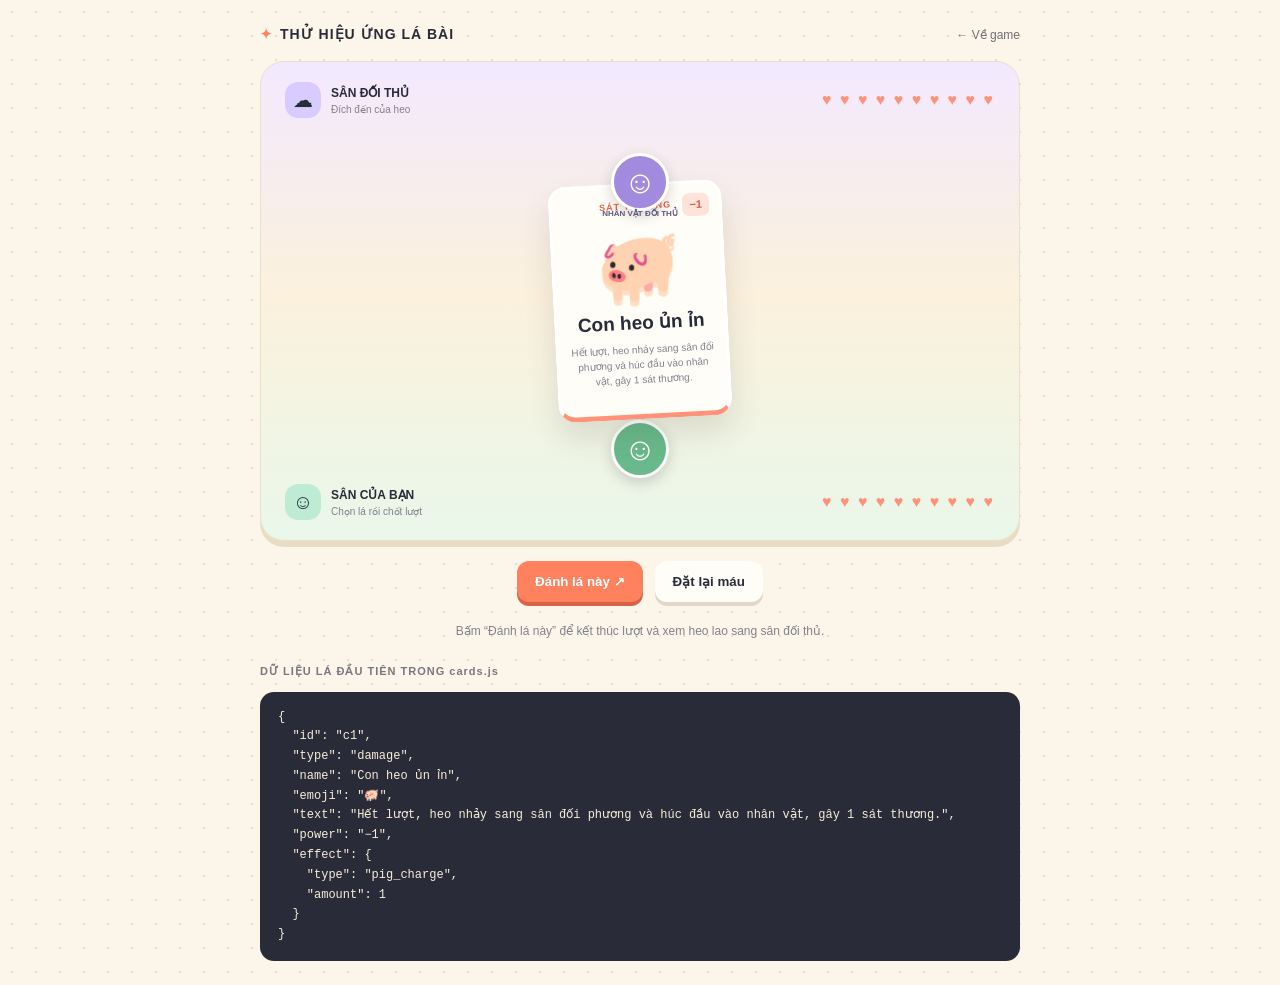
<file: test-heo.html>
<!doctype html>
<html lang="vi">
<head>
  <meta charset="utf-8" />
  <meta name="viewport" content="width=device-width, initial-scale=1" />
  <title>Thử hiệu ứng — Con heo ủn ỉn</title>
  <style>
    :root{--ink:#282b38;--muted:#81818c;--cream:#fbf6e9;--paper:#fffdf7;--orange:#ff815e;--line:#e9e2d4}
    *{box-sizing:border-box}body{margin:0;min-height:100vh;background:var(--cream);color:var(--ink);font:14px/1.5 'Segoe UI',sans-serif;display:grid;place-items:center;padding:24px;background-image:radial-gradient(#e8ddc6 1px,transparent 1px);background-size:24px 24px}
    main{width:min(760px,100%)}header{display:flex;justify-content:space-between;align-items:center;margin-bottom:16px}.brand{font-weight:900;letter-spacing:1px}.brand i{font-style:normal;color:var(--orange);margin-right:7px}.back{color:#706d76;text-decoration:none;font-size:12px}
    .board{height:480px;position:relative;overflow:hidden;border:1px solid #eadfc8;border-radius:24px;background:linear-gradient(180deg,#f3e9ff 0%,#fbf1dc 49%,#e9f7ea 100%);box-shadow:0 6px 0 #e8dcc4;padding:20px 24px;display:flex;flex-direction:column;justify-content:space-between}
    .player{display:flex;align-items:center;gap:10px;position:relative;z-index:1}.avatar{width:36px;height:36px;border-radius:13px;background:#d8cbff;display:grid;place-items:center;font-size:20px}.me .avatar{background:#bdebd3}.meta{display:grid;font-size:12px;font-weight:700}.meta small{font-weight:400;color:var(--muted)}.health{margin-left:auto;color:#ff9179;letter-spacing:2px;font-size:16px}.center{position:absolute;inset:0;display:grid;place-items:center}.label{position:absolute;top:48%;background:#fffaf0;border:1px solid var(--line);border-radius:18px;padding:6px 12px;font-size:9px;letter-spacing:1px;font-weight:800;color:#8e887d}.card{width:174px;height:236px;background:var(--paper);border:3px solid white;border-bottom:5px solid #ff9279;border-radius:18px;box-shadow:0 16px 30px #463f3222;display:flex;flex-direction:column;align-items:center;padding:14px 12px;position:relative;z-index:2;transform:rotate(-3deg)}.category{font-size:9px;font-weight:900;letter-spacing:1px;color:#e76545}.emoji{font-size:68px;line-height:1;margin:17px 0 10px;filter:drop-shadow(0 5px 0 #ffdec3)}.card strong{font-size:19px}.card small{text-align:center;color:var(--muted);font-size:10px;margin-top:5px}.power{position:absolute;right:10px;top:10px;background:#ffe3d9;color:#d45e48;border-radius:7px;padding:3px 7px;font-weight:800;font-size:11px}.pig{position:absolute;z-index:4;font-size:55px;line-height:1;pointer-events:none;filter:drop-shadow(0 5px 4px #46352238);display:none}.test-character{position:absolute;left:50%;top:25%;transform:translate(-50%,-50%);width:58px;height:58px;border-radius:50%;display:grid;place-items:center;background:#a28bdf;color:white;border:3px solid white;box-shadow:0 5px 14px #282b3833;font-size:32px;z-index:3}.test-character small{position:absolute;top:100%;font-size:8px;color:#62557e;font-weight:800;white-space:nowrap}.test-me{top:auto;bottom:7%;background:#68b98b;z-index:1}.controls{display:flex;align-items:center;justify-content:center;gap:12px;margin:20px 0}.button{border:0;border-radius:12px;background:var(--orange);color:white;padding:13px 18px;font-weight:800;cursor:pointer;box-shadow:0 4px 0 #d96145}.button:disabled{opacity:.55;cursor:default}.message{font-size:12px;color:var(--muted);text-align:center;min-height:19px}.code{background:#292b38;color:#f9edda;padding:16px 18px;border-radius:14px;overflow:auto;font:12px/1.65 Consolas,monospace;margin:12px 0 0}.code-title{font-weight:800;font-size:11px;color:#797681;letter-spacing:1px;margin-top:22px}
    @media(max-width:520px){.board{height:430px;padding:16px}.card{width:152px;height:220px}.emoji{font-size:60px}.controls{flex-direction:column}.button{width:100%}.health{letter-spacing:0;font-size:14px}}
  </style>
</head>
<body>
  <main>
    <header><div class="brand"><i>✦</i>THỬ HIỆU ỨNG LÁ BÀI</div><a class="back" href="index.html">← Về game</a></header>
    <section class="board" aria-label="Bàn thử hiệu ứng lá bài">
      <div class="player opponent"><div class="avatar">☁</div><div class="meta"><span>SÂN ĐỐI THỦ</span><small>Đích đến của heo</small></div><div id="opponent-health" class="health">♥ ♥ ♥ ♥ ♥ ♥ ♥ ♥ ♥ ♥</div></div>
      <div id="target-character" class="test-character">☺<small>NHÂN VẬT ĐỐI THỦ</small></div><div class="test-character test-me">☺</div>
      <div class="center"><div class="label">SÂN ĐẤU</div><article class="card"><span class="category">SÁT THƯƠNG</span><span class="power" id="card-power">−1</span><span class="emoji" id="card-emoji">🐖</span><strong id="card-name">Con heo ủn ỉn</strong><small id="card-text">Khi hết lượt, heo chạy sang sân đối phương và gây 1 sát thương.</small></article></div>
      <div id="pig" class="pig" aria-hidden="true">🐖</div>
      <div class="player me"><div class="avatar">☺</div><div class="meta"><span>SÂN CỦA BẠN</span><small>Chọn lá rồi chốt lượt</small></div><div class="health">♥ ♥ ♥ ♥ ♥ ♥ ♥ ♥ ♥ ♥</div></div>
    </section>
    <div class="controls"><button id="play" class="button">Đánh lá này <span>↗</span></button><button id="reset" class="button" style="background:#fffdf7;color:#282b38;box-shadow:0 4px 0 #e1d8c7">Đặt lại máu</button></div>
    <div id="message" class="message">Bấm “Đánh lá này” để kết thúc lượt và xem heo lao sang sân đối thủ.</div>
    <div class="code-title">DỮ LIỆU LÁ ĐẦU TIÊN TRONG cards.js</div><pre id="card-code" class="code">Đang nạp dữ liệu lá bài…</pre>
  </main>
  <script src="cards.js"></script>
  <script>
    const card=window.GAME_CARDS?.[0];let hp=10,busy=false;
    const play=document.getElementById('play'),pig=document.getElementById('pig'),board=document.querySelector('.board');
    if(card){document.getElementById('card-name').textContent=card.name;document.getElementById('card-emoji').textContent=card.emoji;document.getElementById('card-text').textContent=card.text;document.getElementById('card-power').textContent=card.power;document.getElementById('card-code').textContent=JSON.stringify(card,null,2)}else{document.getElementById('card-code').textContent='Không tìm thấy dữ liệu trong cards.js'}
    function renderHealth(){document.getElementById('opponent-health').textContent=Array.from({length:10},(_,i)=>i<hp?'♥':'♡').join(' ')}
    play.onclick=()=>{if(busy||!card)return;busy=true;play.disabled=true;document.getElementById('message').textContent='Hết lượt! Con heo nhảy sang sân đối thủ để húc đầu nhân vật…';const box=board.getBoundingClientRect(),from=document.querySelector('.test-me').getBoundingClientRect(),to=document.getElementById('target-character').getBoundingClientRect();const x=from.left+from.width/2-box.left,y=from.top+from.height/2-box.top,tx=to.left+to.width/2-box.left,ty=to.top+to.height/2-box.top,mx=(x+tx)/2,my=(y+ty)/2-35;pig.style.display='block';const anim=pig.animate([{left:`${x}px`,top:`${y}px`,transform:'translate(-50%,-50%) scale(.7)'},{left:`${mx}px`,top:`${my}px`,transform:'translate(-50%,-50%) scale(1.2) rotate(-18deg)',offset:.55},{left:`${tx}px`,top:`${ty}px`,transform:'translate(-50%,-50%) scale(1.2) rotate(8deg)'}],{duration:1300,easing:'cubic-bezier(.2,.8,.3,1)'});anim.onfinish=()=>{pig.style.display='none';hp=Math.max(0,hp-(Number(card.effect?.amount)||1));renderHealth();document.getElementById('message').textContent=hp===0?'Heo húc ngã đối thủ! Máu đối thủ về 0.':'Ủn ỉn! Đối thủ mất 1 máu, còn '+hp+' máu.';busy=false;play.disabled=false}}
    document.getElementById('reset').onclick=()=>{hp=10;renderHealth();document.getElementById('message').textContent='Đã đặt lại máu. Bấm đánh để thử lại.'};
  </script>
</body>
</html>
</file>
